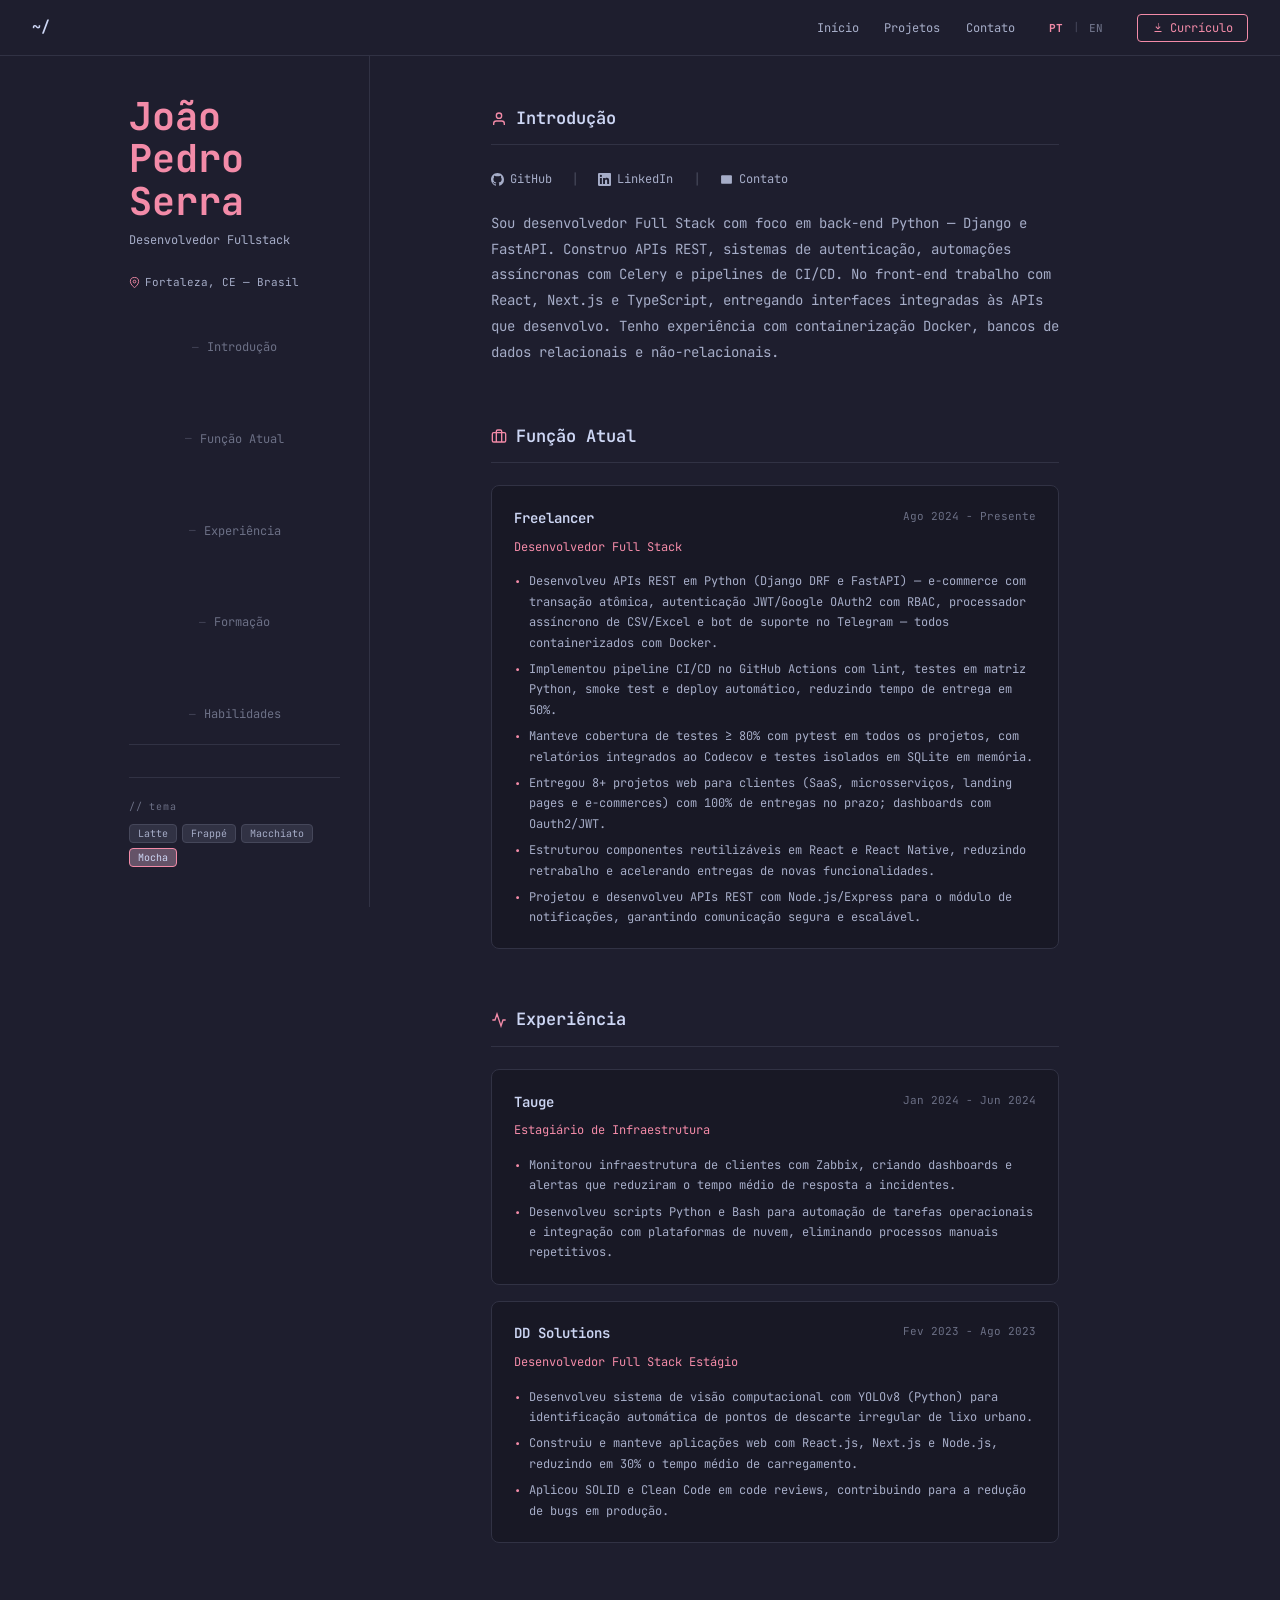
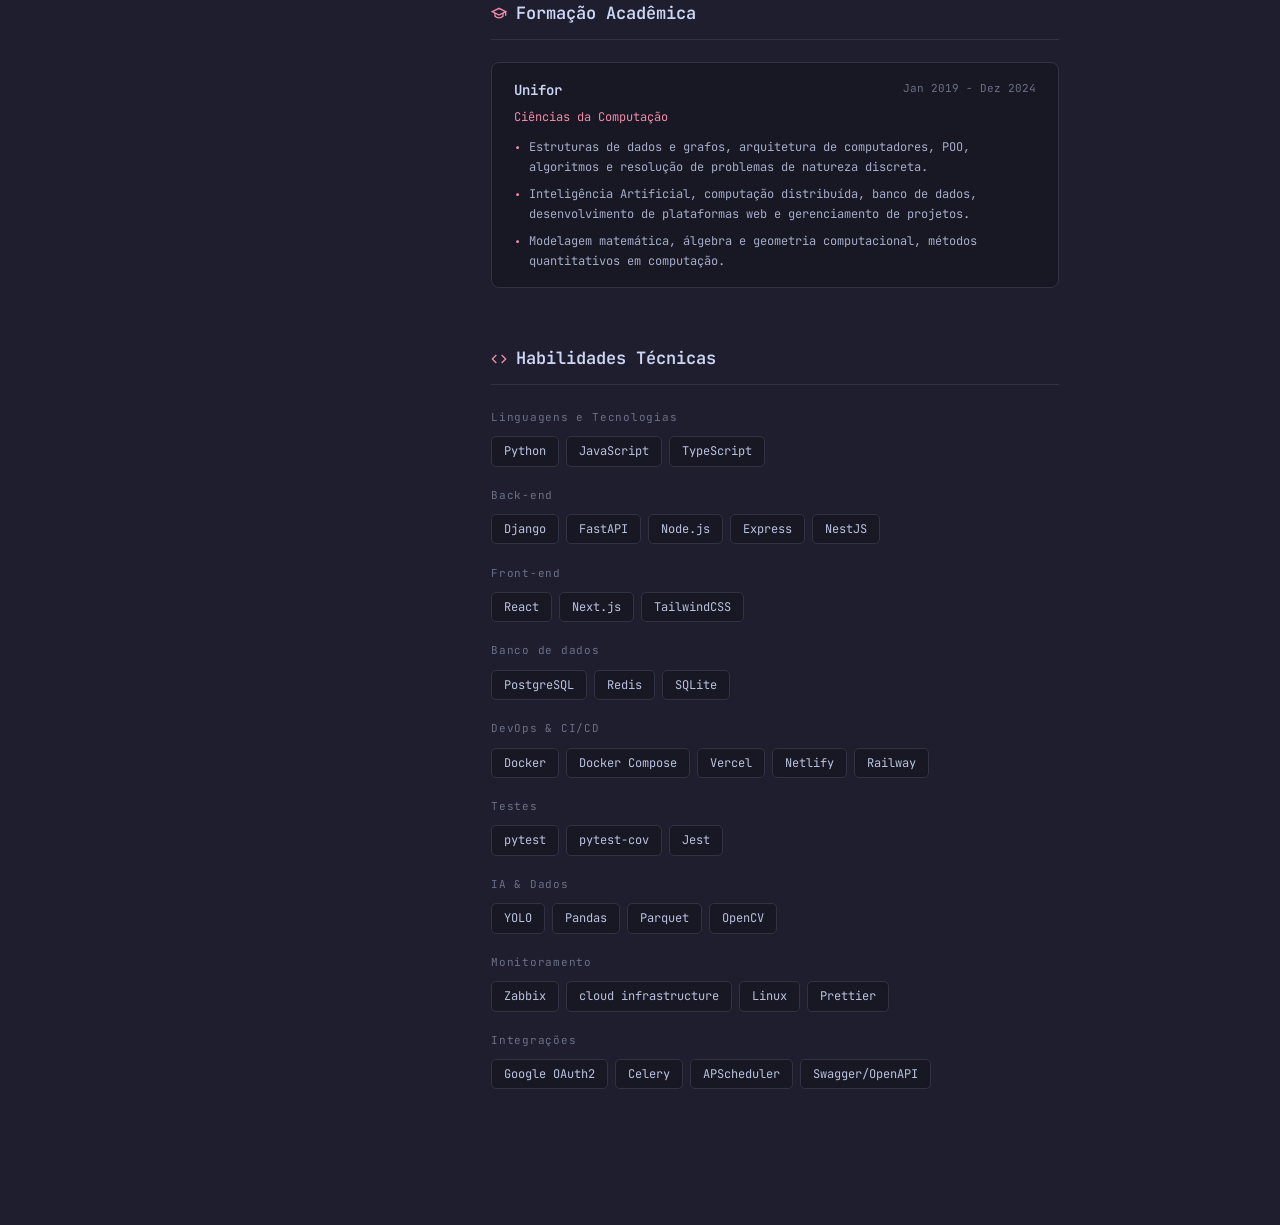
<file: about.html>
<!DOCTYPE html>
<html data-theme="mocha" lang="pt-BR">
<head>
  <meta charset="UTF-8">
  <meta name="viewport" content="width=device-width, initial-scale=1.0">
  <title>~/JoãoPedroSerra</title>

  <!-- Fonts -->
  <link rel="preconnect" href="https://fonts.googleapis.com">
  <link rel="preconnect" href="https://fonts.gstatic.com" crossorigin>
  <link href="https://fonts.googleapis.com/css2?family=JetBrains+Mono:ital,wght@0,300;0,400;0,500;0,600;0,700;1,400&display=swap" rel="stylesheet">

  <!-- Portfolio base styles -->
  <link rel="stylesheet" href="style.css">

  <style>
    /* ════════════════════════════════════════════
       ABOUT PAGE — layout & specific styles
    ════════════════════════════════════════════ */

    /* ── Layout ────────────────────────────── */
    .about-layout {
      display: grid;
      grid-template-columns: 270px 1fr;
      max-width: 1080px;
      margin: 0 auto;
      min-height: calc(100vh - 49px);
    }

    /* ── Sidebar ───────────────────────────── */
    .about-sidebar {
      position: sticky;
      top: 49px;
      height: calc(100vh - 49px);
      overflow-y: auto;
      border-right: 1px solid var(--surface0);
      padding: 2.5rem 1.8rem;
      display: flex;
      flex-direction: column;
      gap: .2rem;
      scrollbar-width: thin;
      scrollbar-color: var(--surface1) transparent;
      transition: border-color .3s;
    }
    .about-sidebar::-webkit-scrollbar { width: 4px; }
    .about-sidebar::-webkit-scrollbar-thumb { background: var(--surface1); border-radius: 4px; }

    .ab-name {
      font-size: clamp(1.6rem, 4vw, 2.4rem);
      font-weight: 700;
      color: var(--accent);
      line-height: 1.1;
      margin-bottom: .25rem;
    }
    .ab-title {
      font-size: 12px;
      color: var(--subtext0);
      margin-bottom: 1.2rem;
    }
    .ab-loc {
      font-size: 11px;
      color: var(--subtext0);
      display: flex;
      align-items: center;
      gap: 5px;
      margin-bottom: 1.4rem;
    }
    .ab-loc svg { width: 11px; height: 11px; fill: none; stroke: var(--accent); stroke-width: 2; flex-shrink: 0; }

    /* Nav language toggle (same as index.html) */
    .nav-lang {
      display: flex;
      align-items: center;
      gap: 2px;
    }
    .nav-lang-sep {
      color: var(--surface1);
      font-size: 11px;
      padding: 0 2px;
    }
    .nav-lang-btn {
      font-family: inherit;
      font-size: 11px;
      font-weight: 500;
      color: var(--overlay0);
      background: none;
      border: none;
      cursor: pointer;
      padding: 3px 5px;
      border-radius: 3px;
      transition: color .2s, background .2s;
      letter-spacing: .03em;
    }
    .nav-lang-btn:hover { color: var(--text); }
    .nav-lang-btn.on {
      color: var(--accent);
      font-weight: 700;
    }

    /* Sidebar navigation */
    .ab-nav {
      display: flex;
      flex-direction: column;
      gap: 2px;
      flex: 1;
    }
    .ab-nav-item {
      display: flex;
      align-items: center;
      gap: 8px;
      padding: 6px 10px;
      font-size: 12px;
      color: var(--overlay0);
      border-radius: 5px;
      transition: color .2s, background .2s;
      text-decoration: none;
      position: relative;
    }
    .ab-nav-item::before {
      content: '—';
      font-size: 11px;
      color: var(--surface1);
      transition: color .2s;
    }
    .ab-nav-item:hover { color: var(--subtext1); background: var(--surface0); }
    .ab-nav-item:hover::before { color: var(--accent); }

    /* Sidebar footer — mini theme switcher */
    .ab-sidebar-footer {
      margin-top: 1.8rem;
      padding-top: 1.2rem;
      border-top: 1px solid var(--surface0);
    }
    .ab-sidebar-footer-label {
      font-size: 10px;
      color: var(--overlay0);
      letter-spacing: .08em;
      margin-bottom: .6rem;
    }
    .ab-t-btns {
      display: flex;
      gap: 5px;
      flex-wrap: wrap;
    }
    .ab-t-btn {
      padding: 2px 8px;
      background: var(--surface0);
      border: 1px solid var(--surface1);
      color: var(--subtext0);
      font-size: 10px;
      border-radius: 4px;
      transition: all .2s;
      font-family: inherit;
      cursor: pointer;
    }
    .ab-t-btn:hover, .ab-t-btn.on {
      background: color-mix(in srgb, var(--accent) 18%, var(--surface1));
      color: var(--text);
      border-color: var(--accent);
    }

    /* ── Main content ──────────────────────── */
    .about-main {
      padding: 3rem 3.5rem 5rem;
      max-width: 680px;
      margin: 0 auto;
    }

    /* Section */
    .about-section {
      margin-bottom: 3.5rem;
      scroll-margin-top: 80px;
    }

    .ab-section-title {
      display: flex;
      align-items: center;
      gap: 9px;
      font-size: 17px;
      font-weight: 600;
      color: var(--text);
      margin-bottom: 1.4rem;
      padding-bottom: .7rem;
      border-bottom: 1px solid var(--surface0);
    }
    .ab-section-title svg {
      width: 16px;
      height: 16px;
      fill: none;
      stroke: var(--accent);
      stroke-width: 2;
      flex-shrink: 0;
    }

    /* ── Intro section ─────────────────────── */
    .ab-intro-links {
      display: flex;
      align-items: center;
      gap: 1.2rem;
      flex-wrap: wrap;
      margin-bottom: 1.2rem;
    }
    .ab-intro-link {
      display: inline-flex;
      align-items: center;
      gap: 6px;
      font-size: 12px;
      color: var(--subtext0);
      transition: color .2s;
    }
    .ab-intro-link:hover { color: var(--text); }
    .ab-intro-link svg { width: 13px; height: 13px; fill: currentColor; }

    .ab-schedule-btn {
      display: inline-flex;
      align-items: center;
      gap: 7px;
      font-size: 12px;
      color: var(--accent);
      margin-bottom: 1.4rem;
      border: 1px solid color-mix(in srgb, var(--accent) 35%, transparent);
      padding: 5px 13px;
      border-radius: 5px;
      transition: background .2s, border-color .2s;
      font-family: inherit;
      cursor: pointer;
      background: transparent;
      text-decoration: none;
    }
    .ab-schedule-btn:hover {
      background: color-mix(in srgb, var(--accent) 12%, transparent);
    }
    .ab-schedule-btn svg { width: 13px; height: 13px; fill: none; stroke: currentColor; stroke-width: 2; }

    .ab-intro-text {
      font-size: 14px;
      color: var(--subtext0);
      line-height: 1.85;
    }
    .ab-intro-text a { color: var(--accent); }
    .ab-intro-text a:hover { text-decoration: underline; }

    /* ── Experience / Role card ────────────── */
    .ab-role-card {
      background: var(--mantle);
      border: 1px solid var(--surface0);
      border-radius: 8px;
      padding: 1.3rem 1.4rem;
      margin-bottom: 1rem;
      transition: border-color .3s, background .3s;
    }
    .ab-role-header {
      display: flex;
      align-items: flex-start;
      justify-content: space-between;
      gap: 1rem;
      margin-bottom: .35rem;
      flex-wrap: wrap;
    }
    .ab-role-company {
      font-size: 14px;
      font-weight: 600;
      color: var(--text);
    }
    .ab-role-period {
      font-size: 11px;
      color: var(--overlay0);
      white-space: nowrap;
    }
    .ab-role-title {
      font-size: 12px;
      color: var(--accent);
      margin-bottom: .9rem;
    }
    .ab-role-bullets {
      list-style: none;
      display: flex;
      flex-direction: column;
      gap: 6px;
    }
    .ab-role-bullets li {
      display: flex;
      gap: 8px;
      font-size: 12px;
      color: var(--subtext0);
      line-height: 1.7;
    }
    .ab-role-bullets li::before {
      content: '•';
      color: var(--accent);
      flex-shrink: 0;
      margin-top: 1px;
    }

    /* ── Education cards ───────────────────── */
    .ab-edu-card {
      background: var(--mantle);
      border: 1px solid var(--surface0);
      border-radius: 8px;
      padding: 1rem 1.4rem;
      margin-bottom: .8rem;
      transition: border-color .3s, background .3s;
    }
    .ab-edu-header {
      display: flex;
      align-items: flex-start;
      justify-content: space-between;
      flex-wrap: wrap;
      gap: .5rem;
    }
    .ab-edu-inst {
      font-size: 14px;
      font-weight: 600;
      color: var(--text);
    }
    .ab-edu-period {
      font-size: 11px;
      color: var(--overlay0);
      white-space: nowrap;
    }
    .ab-edu-course {
      font-size: 12px;
      color: var(--accent);
      margin-top: .25rem;
    }

    /* ── Certifications ────────────────────── */
    .ab-cert-grid {
      display: flex;
      flex-wrap: wrap;
      gap: 8px;
    }
    .ab-cert-pill {
      padding: 5px 13px;
      border: 1px solid var(--surface1);
      border-radius: 20px;
      font-size: 11px;
      color: var(--subtext1);
      background: var(--mantle);
      transition: border-color .2s, color .2s;
    }
    .ab-cert-pill:hover { border-color: var(--accent); color: var(--text); }

    /* ── Expertise ─────────────────────────── */
    .ab-exp-group {
      margin-bottom: 1.2rem;
    }
    .ab-exp-group-label {
      font-size: 11px;
      color: var(--overlay0);
      letter-spacing: .07em;
      margin-bottom: .6rem;
    }
    .ab-exp-pills {
      display: flex;
      flex-wrap: wrap;
      gap: 7px;
    }
    .ab-exp-pill {
      padding: 4px 12px;
      border: 1px solid var(--surface0);
      border-radius: 5px;
      font-size: 12px;
      color: var(--subtext1);
      background: var(--mantle);
      transition: border-color .2s, color .2s;
    }
    .ab-exp-pill:hover { border-color: var(--accent); color: var(--text); }

    /* ── Language visibility ───────────────── */
    .lang-en { display: none; }
    .lang-pt { display: inline; }
    .lang-en.block-el { display: none; }
    .lang-pt.block-el { display: block; }

    html[lang="en"] .lang-en        { display: inline; }
    html[lang="en"] .lang-pt        { display: none; }
    html[lang="en"] .lang-en.block-el { display: block; }
    html[lang="en"] .lang-pt.block-el { display: none; }

    /* ── Responsive ────────────────────────── */
    @media (max-width: 820px) {
      .about-layout {
        grid-template-columns: 1fr;
      }
      .about-sidebar {
        position: static;
        height: auto;
        border-right: none;
        border-bottom: 1px solid var(--surface0);
        padding: 1.5rem 1.5rem 1rem;
      }
      .ab-nav { flex-direction: row; flex-wrap: wrap; gap: 4px; }
      .ab-nav-item { font-size: 11px; }
      .about-main { padding: 2rem 1.5rem 4rem; }
    }
    @media (max-width: 480px) {
      .about-main { padding: 1.5rem 1.2rem 3rem; }
    }
  </style>
</head>
<body>

<!-- ═══ Background effect layer ═══ -->
<div id="bg-about"></div>

<div class="page">

  <!-- ══════════════════════════════════
       NAVIGATION
  ══════════════════════════════════ -->
  <nav>
    <a href="index.html" class="nav-logo">~/</a>
    <div class="nav-right">
      <ul class="nav-links">
        <li><a href="index.html#about">
          <span class="lang-pt">Início</span>
          <span class="lang-en">Home</span>
        </a></li>
        <li><a href="index.html#projects"><span class="lang-pt">Projetos</span><span class="lang-en">Projects</span></a></li>
        <li><a href="index.html#contact"><span class="lang-pt">Contato</span><span class="lang-en">Contact</span></a></li>
      </ul>
      <div class="nav-lang">
        <button class="nav-lang-btn" data-lang="pt">PT</button>
        <span class="nav-lang-sep">|</span>
        <button class="nav-lang-btn" data-lang="en">EN</button>
      </div>
      <button class="nav-resume" id="aboutResumeBtn">
        <svg viewBox="0 0 24 24"><path d="M5 20h14v-2H5v2zm7-18v10.17l-3.59-3.58L7 10l5 5 5-5-1.41-1.41L13 12.17V2h-2z"/></svg>
        <span class="lang-pt">Currículo</span><span class="lang-en">Resume</span>
      </button>
    </div>
  </nav>

  <!-- ══════════════════════════════════
       ABOUT LAYOUT
  ══════════════════════════════════ -->
  <div class="about-layout">

    <!-- ── Sidebar ── -->
    <aside class="about-sidebar">
      <div class="ab-name" id="ab-name-display"></div>
      <div class="ab-title" id="ab-title-display"></div>

      <div class="ab-loc">
        <svg viewBox="0 0 24 24"><path d="M21 10c0 7-9 13-9 13s-9-6-9-13a9 9 0 0 1 18 0z"/><circle cx="12" cy="10" r="3"/></svg>
        <span class="ab-loc-city">Fortaleza, CE — Brasil</span>
      </div>

      <!-- Section nav (scrollspy) -->
      <nav class="ab-nav">
        <a class="ab-nav-item active" href="#ab-intro" data-section="ab-intro">
          <span class="lang-pt">Introdução</span>
          <span class="lang-en">Introduction</span>
        </a>
        <a class="ab-nav-item" href="#ab-role" data-section="ab-role">
          <span class="lang-pt">Função Atual</span>
          <span class="lang-en">Current Role</span>
        </a>
        <a class="ab-nav-item" href="#ab-experience" data-section="ab-experience">
          <span class="lang-pt">Experiência</span>
          <span class="lang-en">Experience</span>
        </a>
        <a class="ab-nav-item" href="#ab-education" data-section="ab-education">
          <span class="lang-pt">Formação</span>
          <span class="lang-en">Education</span>
        </a>
        <a class="ab-nav-item" href="#ab-skills" data-section="ab-skills">
          <span class="lang-pt">Habilidades</span>
          <span class="lang-en">Tech Skills</span>
        </a>
      </nav>

      <!-- Mini theme switcher -->
      <div class="ab-sidebar-footer">
        <div class="ab-sidebar-footer-label"><span class="lang-pt">// tema</span><span class="lang-en">// theme</span></div>
        <div class="ab-t-btns" id="abTBtns"></div>
      </div>
    </aside>

    <!-- ── Main content ── -->
    <main class="about-main">

      <!-- ── Introduction ── -->
      <section class="about-section" id="ab-intro">
        <h2 class="ab-section-title">
          <svg viewBox="0 0 24 24"><path d="M20 21v-2a4 4 0 0 0-4-4H8a4 4 0 0 0-4 4v2"/><circle cx="12" cy="7" r="4"/></svg>
          <span class="lang-pt">Introdução</span>
          <span class="lang-en">Introduction</span>
        </h2>

        <!-- Links row -->
        <div class="ab-intro-links" id="ab-intro-links"></div>

        <!-- Bio -->
        <p class="ab-intro-text lang-pt block-el" id="ab-intro-text-pt"></p>
        <p class="ab-intro-text lang-en block-el" id="ab-intro-text-en"></p>
      </section>

      <!-- ── Current Role ── -->
      <section class="about-section" id="ab-role">
        <h2 class="ab-section-title">
          <svg viewBox="0 0 24 24"><rect x="2" y="7" width="20" height="14" rx="2" ry="2"/><path d="M16 21V5a2 2 0 0 0-2-2h-4a2 2 0 0 0-2 2v16"/></svg>
          <span class="lang-pt">Função Atual</span>
          <span class="lang-en">Current Role</span>
        </h2>
        <div id="ab-role-content"></div>
      </section>

      <!-- ── Experience ── -->
      <section class="about-section" id="ab-experience">
        <h2 class="ab-section-title">
          <svg viewBox="0 0 24 24"><polyline points="22 12 18 12 15 21 9 3 6 12 2 12"/></svg>
          <span class="lang-pt">Experiência</span>
          <span class="lang-en">Experience</span>
        </h2>
        <div id="ab-experience-content"></div>
      </section>

      <!-- ── Education ── -->
      <section class="about-section" id="ab-education">
        <h2 class="ab-section-title">
          <svg viewBox="0 0 24 24"><path d="M22 10v6M2 10l10-5 10 5-10 5z"/><path d="M6 12v5c3 3 9 3 12 0v-5"/></svg>
          <span class="lang-pt">Formação Acadêmica</span>
          <span class="lang-en">Academic Background</span>
        </h2>
        <div id="ab-edu-content"></div>
      </section>

      <!-- ── Tech Skills ── -->
      <section class="about-section" id="ab-skills">
        <h2 class="ab-section-title">
          <svg viewBox="0 0 24 24"><polyline points="16 18 22 12 16 6"/><polyline points="8 6 2 12 8 18"/></svg>
          <span class="lang-pt">Habilidades Técnicas</span>
          <span class="lang-en">Tech Skills</span>
        </h2>
        <div id="ab-skills-content"></div>
      </section>

    </main>
  </div><!-- .about-layout -->

</div><!-- .page -->

<script src="js/config.js"></script>
<script src="js/about.js"></script>
</body>
</html>
</file>
<file: style.css>
/* ════════════════════════════════════════════
   CATPPUCCIN THEME VARIABLES
════════════════════════════════════════════ */
[data-theme="mocha"]{
  --base:#1e1e2e;--mantle:#181825;--crust:#11111b;
  --surface0:#313244;--surface1:#45475a;--surface2:#585b70;
  --overlay0:#6c7086;--overlay1:#7f849c;
  --text:#cdd6f4;--subtext0:#a6adc8;--subtext1:#bac2de;
  --accent:#f38ba8;--yellow:#f9e2af;--rosewater:#f5e0dc;
  --flamingo:#f2cdcd;--pink:#f5c2e7;--mauve:#cba6f7;
  --red:#f38ba8;--maroon:#eba0ac;--peach:#fab387;
  --green:#a6e3a1;--teal:#94e2d5;--sky:#89dceb;
  --sapphire:#74c7ec;--blue:#89b4fa;--lavender:#b4befe;
}
[data-theme="macchiato"]{
  --base:#24273a;--mantle:#1e2030;--crust:#181926;
  --surface0:#363a4f;--surface1:#494d64;--surface2:#5b6078;
  --overlay0:#6e738d;--overlay1:#8087a2;
  --text:#cad3f5;--subtext0:#a5adcb;--subtext1:#b8c0e0;
  --accent:#ed8796;--yellow:#eed49f;--rosewater:#f4dbd6;
  --flamingo:#f0c6c6;--pink:#f5bde6;--mauve:#c6a0f6;
  --red:#ed8796;--maroon:#ee99a0;--peach:#f5a97f;
  --green:#a6da95;--teal:#8bd5ca;--sky:#91d7e3;
  --sapphire:#7dc4e4;--blue:#8aadf4;--lavender:#b7bdf8;
}
[data-theme="frappe"]{
  --base:#303446;--mantle:#292c3c;--crust:#232634;
  --surface0:#414559;--surface1:#51576d;--surface2:#626880;
  --overlay0:#737994;--overlay1:#838ba7;
  --text:#c6d0f5;--subtext0:#a5adce;--subtext1:#b5bfe2;
  --accent:#e78284;--yellow:#e5c890;--rosewater:#f2d5cf;
  --flamingo:#eebebe;--pink:#f4b8e4;--mauve:#ca9ee6;
  --red:#e78284;--maroon:#ea999c;--peach:#ef9f76;
  --green:#a6d189;--teal:#81c8be;--sky:#99d1db;
  --sapphire:#85c1dc;--blue:#8caaee;--lavender:#babbf1;
}
[data-theme="latte"]{
  --base:#eff1f5;--mantle:#e6e9ef;--crust:#dce0e8;
  --surface0:#ccd0da;--surface1:#bcc0cc;--surface2:#acb0be;
  --overlay0:#9ca0b0;--overlay1:#8c8fa1;
  --text:#4c4f69;--subtext0:#6c6f85;--subtext1:#5c5f77;
  --accent:#d20f39;--yellow:#df8e1d;--rosewater:#dc8a78;
  --flamingo:#dd7878;--pink:#ea76cb;--mauve:#8839ef;
  --red:#d20f39;--maroon:#e64553;--peach:#fe640b;
  --green:#40a02b;--teal:#179299;--sky:#04a5e5;
  --sapphire:#209fb5;--blue:#1e66f5;--lavender:#7287fd;
}

/* ════════════════════════════════════════════
   RESET & BASE
════════════════════════════════════════════ */
*,*::before,*::after { box-sizing:border-box; margin:0; padding:0; }
html { scroll-behavior:smooth; }
body {
  background:var(--base);
  color:var(--text);
  font-family:'JetBrains Mono',monospace;
  font-size:14px;
  line-height:1.7;
  transition:background .3s,color .3s;
  min-height:100vh;
}
::selection { background:color-mix(in srgb,var(--accent) 35%,transparent); color:var(--text); }
a { color:inherit; text-decoration:none; }
button { font-family:inherit; cursor:pointer; border:none; background:none; }
img { display:block; max-width:100%; }

/* Background squares layer */
#bg { position:fixed; inset:0; z-index:0; pointer-events:none; overflow:hidden; }
.bsq {
  position:absolute; border-radius:6px; pointer-events:none;
  animation:sqfade 6s ease forwards;
}
@keyframes sqfade {
  0%   { opacity:1; transform:scale(1) translateY(0); }
  30%  { opacity:.65; }
  100% { opacity:0; transform:scale(1.06) translateY(-18px); }
}

.page { position:relative; z-index:1; }

/* ════════════════════════════════════════════
   NAVIGATION
════════════════════════════════════════════ */
nav {
  position:sticky; top:0; z-index:100;
  background:var(--base); border-bottom:1px solid var(--surface0);
  padding:.85rem 2rem;
  display:flex; align-items:center; justify-content:space-between;
  transition:background .3s;
}
.nav-logo { font-size:15px; font-weight:600; color:var(--text); }
.nav-right { display:flex; align-items:center; gap:1.8rem; }
.nav-links { list-style:none; display:flex; align-items:center; gap:1.6rem; }
.nav-links a { font-size:12px; color:var(--subtext0); transition:color .2s; }
.nav-links a:hover { color:var(--text); }
.nav-resume {
  font-size:12px; color:var(--accent);
  border:1px solid var(--accent); padding:5px 14px; border-radius:4px;
  transition:background .2s;
  display:inline-flex; align-items:center; gap:6px;
}
.nav-resume:hover { background:color-mix(in srgb,var(--accent) 12%,transparent); }
.nav-resume svg { width:12px; height:12px; fill:currentColor; }

/* ════════════════════════════════════════════
   LAYOUT WRAPPERS
════════════════════════════════════════════ */
.wrap,.wrap-lg { max-width:900px; margin:0 auto; padding:0 2rem; }

/* ════════════════════════════════════════════
   HERO / ABOUT
════════════════════════════════════════════ */
.hero { max-width:900px; margin:0 auto; padding:5rem 2rem 1.5rem; }
.hero-greeting { font-size:13px; color:var(--subtext0); margin-bottom:.2rem; }
.hero-name {
  font-size:clamp(2rem,6vw,3.8rem);
  font-weight:700; line-height:1.05;
  color:var(--text); margin-bottom:1.4rem;
}
.hero-name .hl { color:var(--accent); }
.hero-bio { max-width:600px; font-size:14px; color:var(--subtext0); line-height:1.85; margin-bottom:1.4rem; }
.hero-bio a { color:var(--accent); border-bottom:1px solid transparent; }
.hero-bio a:hover { border-bottom-color:var(--accent); }
.hero-links { display:flex; align-items:center; gap:1.4rem; flex-wrap:wrap; font-size:13px; margin-bottom:2.5rem; }
.hero-link { display:inline-flex; align-items:center; gap:6px; color:var(--subtext0); transition:color .2s; }
.hero-link:hover { color:var(--text); }
.hero-link svg { width:14px; height:14px; fill:currentColor; }
.hero-sep { color:var(--surface1); }

/* ════════════════════════════════════════════
   SKILLS
════════════════════════════════════════════ */
.skills-wrap { max-width:900px; margin:0 auto; padding:0 2rem 3rem; }
.skills-label { font-size:11px; color:var(--subtext0); letter-spacing:.08em; margin-bottom:.8rem; }
.skills-grid { display:flex; flex-wrap:wrap; gap:8px; }
.skill-pill {
  display:inline-flex; align-items:center; gap:7px;
  padding:5px 11px;
  background:var(--mantle); border:1px solid var(--surface0); border-radius:5px;
  font-size:12px; color:var(--subtext1);
  transition:border-color .2s,color .2s;
}
.skill-pill:hover { border-color:var(--accent); color:var(--text); }
.skill-pill img { width:16px; height:16px; object-fit:contain; }

/* ════════════════════════════════════════════
   SECTION HEADERS
════════════════════════════════════════════ */
.feat-hdr { display:flex; align-items:center; justify-content:space-between; margin-bottom:1.5rem; }
.feat-hdr-title { display:flex; align-items:center; gap:8px; font-size:16px; font-weight:600; color:var(--text); }
.feat-hdr-title svg { width:17px; height:17px; fill:none; stroke:var(--text); stroke-width:1.7; }
.feat-hdr-link { font-size:12px; color:var(--accent); display:inline-flex; align-items:center; gap:3px; transition:letter-spacing .2s; }
.feat-hdr-link:hover { letter-spacing:.04em; }

/* ════════════════════════════════════════════
   PROJECT CARDS
════════════════════════════════════════════ */
.proj-card {
  background:var(--mantle); border:1px solid var(--surface0); border-radius:8px;
  overflow:hidden; cursor:pointer; height:100%;
  display:flex; flex-direction:column;
  transition:border-color .2s,transform .2s,box-shadow .2s;
}
.proj-card:hover {
  border-color:var(--surface1);
  transform:translateY(-3px);
  box-shadow:0 8px 28px color-mix(in srgb,var(--crust) 60%,transparent);
}
.pcard-top { background:var(--crust); border-radius:6px; overflow:hidden; border:1px solid color-mix(in srgb,var(--accent) 22%,var(--surface0)); }
.pcard-terminal-wrap {
  padding:.65rem;
  background:color-mix(in srgb,var(--accent) 9%,var(--mantle));
  border-bottom:1px solid color-mix(in srgb,var(--accent) 22%,var(--surface0));
}
.pcard-bar {
  display:flex; align-items:center; padding:6px 10px; gap:7px;
  background:var(--crust); border-bottom:1px solid var(--surface0);
}
.pdots { display:flex; gap:5px; }
.pd { width:10px; height:10px; border-radius:50%; }
.pd-r { background:#f38ba8; } .pd-y { background:#f9e2af; } .pd-g { background:#a6e3a1; }
.pcard-repo { flex:1; text-align:center; font-size:11px; color:var(--overlay0); }
.pcard-body {
  padding:.75rem 1rem; height:110px; background:var(--crust);
  display:flex; flex-direction:column; gap:7px; overflow:hidden;
}
.pcard-reponame { font-size:13px; color:var(--subtext0); }
.pcard-reponame .acc { color:var(--accent); }
.pcard-termdesc { font-size:13px; color:var(--text); line-height:1.6; flex:1; display:-webkit-box; -webkit-line-clamp:3; -webkit-box-orient:vertical; overflow:hidden; }
.pcard-footer { display:flex; align-items:center; justify-content:space-between; margin-top:auto; padding-top:8px; }
.pcard-avs { display:flex; }
.pcard-av {
  width:24px; height:24px; border-radius:50%; border:2px solid var(--crust);
  object-fit:cover; margin-right:-6px; display:block; background:var(--surface0);
}
.pcard-av-fallback {
  width:24px; height:24px; border-radius:50%; border:2px solid var(--crust);
  display:inline-flex; align-items:center; justify-content:center;
  font-size:9px; font-weight:600; margin-right:-6px;
  background:#f38ba822; color:#f38ba8;
}
.pcard-contrib { font-size:11px; color:var(--overlay1); }
.pcard-img-terminal { width:100%; height:150px; object-fit:cover; display:block; border-top:1px solid var(--surface0); }
.pcard-info { padding:1rem 1.2rem; flex:1; display:flex; flex-direction:column; }
.pcard-title { font-size:15px; font-weight:600; color:var(--text); margin-bottom:.4rem; }
.pcard-desc {
  font-size:12px; color:var(--subtext0); line-height:1.65; margin-bottom:.8rem;
  display:-webkit-box; -webkit-line-clamp:2; -webkit-box-orient:vertical; overflow:hidden;
}
.pcard-tags { display:flex; flex-wrap:wrap; align-items:center; gap:5px; font-size:11px; color:var(--subtext0); margin-bottom:.8rem; }
.pcard-tag { padding:2px 8px; border-radius:4px; font-size:11px; font-weight:500; }
.pcard-tag-ico { width:13px; height:13px; color:var(--overlay0); flex-shrink:0; margin-right:2px; }
.pcard-links { display:flex; gap:10px; padding-top:.7rem; border-top:1px solid var(--surface0); margin-top:auto; }
.pcard-link {
  display:inline-flex; align-items:center; gap:5px;
  font-size:11px; color:var(--subtext0); transition:color .2s;
  position:relative; z-index:2;
}
.pcard-link:hover { color:var(--text); }
.pcard-link svg { width:13px; height:13px; fill:currentColor; display:block; }
.feat-grid { display:grid; grid-template-columns:1fr 1fr; gap:1.5rem; grid-auto-rows:365px; }
.all-grid { display:grid; grid-template-columns:repeat(auto-fill,minmax(290px,1fr)); gap:1.2rem; grid-auto-rows:365px; }

/* ════════════════════════════════════════════
   BENTO GRID
   — align-items:stretch forces equal-height cards
════════════════════════════════════════════ */
.bento {
  display:grid;
  grid-template-columns:repeat(4,1fr);
  gap:1rem;
  align-items:stretch;       /* ← equal height across entire row */
}
.bc {
  background:var(--mantle); border:1px solid var(--surface0); border-radius:8px;
  padding:1.15rem;
  transition:background .3s,border-color .3s;
  /* flex column so children can distribute vertically */
  display:flex; flex-direction:column;
}
.bc-title {
  display:flex; align-items:center; gap:6px;
  font-size:11px; color:var(--subtext0);
  margin-bottom:1rem; flex-shrink:0;
}
.bc-title svg { width:12px; height:12px; }

/* ════════════════════════════════════════════
   BENTO: THEME SWITCHER
════════════════════════════════════════════ */
.t-btns { display:flex; gap:6px; flex-wrap:wrap; margin-bottom:.9rem; flex-shrink:0; }
.t-btn {
  padding:3px 9px; background:var(--surface0); border:1px solid var(--surface1);
  color:var(--subtext0); font-size:11px; border-radius:4px;
  transition:all .2s; font-family:inherit;
}
.t-btn:hover,.t-btn.on { background:var(--surface1); color:var(--text); border-color:var(--accent); }

/* Color swatches — now squares, responsive grid */
.t-colors {
  display:grid;
  grid-template-columns:repeat(7,1fr);
  gap:5px;
  flex:1;
  align-content:start;
  margin-bottom:.9rem;
}
.t-c {
  width:100%;
  aspect-ratio:1/1;
  border-radius:5px;                /* ← squares, not circles */
  cursor:pointer;
  border:2px solid transparent;
  transition:transform .15s,border-color .15s,box-shadow .15s;
}
.t-c:hover { transform:scale(1.18); border-color:var(--surface2); }
.t-c.accent-active { border-color:var(--text) !important; transform:scale(1.1); box-shadow:0 0 0 1px var(--text); }

.bg-eff-row { display:flex; align-items:center; gap:8px; font-size:11px; color:var(--subtext0); flex-shrink:0; }
.tog {
  width:30px; height:16px; background:var(--surface1); border-radius:8px;
  position:relative; cursor:pointer; transition:background .2s; flex-shrink:0;
}
.tog.on { background:var(--accent); }
.tog::after {
  content:''; width:12px; height:12px; background:white; border-radius:50%;
  position:absolute; top:2px; left:2px; transition:transform .2s;
}
.tog.on::after { transform:translateX(14px); }

/* ════════════════════════════════════════════
   BENTO: LET'S CONNECT
════════════════════════════════════════════ */
.conn-desc { font-size:12px; color:var(--subtext0); line-height:1.7; flex:1; }
.conn-btn {
  display:inline-flex; align-items:center; gap:7px;
  padding:7px 13px;
  background:var(--surface0); border:1px solid var(--surface1); border-radius:5px;
  color:var(--text); font-size:12px;
  transition:background .2s,border-color .2s;
  font-family:inherit; text-decoration:none;
  margin-top:auto;                  /* ← push button to bottom of card */
  flex-shrink:0;
}
.conn-btn:hover { background:var(--surface1); border-color:var(--accent); }
.conn-btn svg { width:13px; height:13px; fill:currentColor; }

/* ════════════════════════════════════════════
   BENTO: MAP / LOCATION
════════════════════════════════════════════ */
.map-link {
  display:block; border-radius:6px; overflow:hidden;
  position:relative;
  flex:1;                           /* ← fills remaining card height */
  min-height:100px;
  margin-bottom:.8rem;
  border:1px solid var(--surface0);
  text-decoration:none;
  transition:border-color .2s;
}
.map-link:hover { border-color:var(--accent); }

#fortalezaMap {
  width:100%; height:100%; min-height:100px;
  pointer-events:none;
  filter:invert(1) hue-rotate(195deg) saturate(0.65) brightness(0.78);
}

/* CSS location pin — sits above the filtered map layer */
.map-pin {
  position:absolute;
  top:50%; left:50%;
  margin-top:-22px;                 /* shift up so tip lands at center */
  margin-left:-9px;
  width:18px; height:26px;
  z-index:1000; pointer-events:none;
}
.map-pin::before {
  content:'';
  position:absolute;
  width:18px; height:18px;
  background:var(--accent);
  border-radius:50% 50% 50% 0;
  transform:rotate(-45deg);
  top:0; left:0;
  box-shadow:0 2px 10px rgba(0,0,0,.55);
}
.map-pin::after {
  content:'';
  position:absolute;
  width:7px; height:7px;
  background:color-mix(in srgb,var(--crust) 80%,transparent);
  border-radius:50%;
  top:5px; left:5.5px;
  z-index:1;
}

.map-city-overlay {
  position:absolute; bottom:8px; left:10px;
  font-size:11px; font-weight:700;
  color:rgba(255,255,255,.55);
  letter-spacing:.12em; text-transform:uppercase;
  pointer-events:none;
}

.loc-foot { display:flex; flex-direction:column; gap:3px; flex-shrink:0; }
.loc-city-sm { font-size:12px; font-weight:600; color:var(--text); }
.loc-time-sm { font-size:12px; color:var(--accent); font-weight:500; }

/* ════════════════════════════════════════════
   BENTO: CLICK TRACKER
════════════════════════════════════════════ */
.click-card { text-align:center; justify-content:center; gap:.3rem; }
.click-num { font-size:2.4rem; font-weight:700; color:var(--text); line-height:1; margin:.4rem 0 .3rem; }
.click-sub { font-size:11px; color:var(--subtext0); margin-bottom:.9rem; }
.click-btn {
  width:100%; padding:8px;
  background:var(--accent); color:var(--base);
  border-radius:5px; font-size:12px; font-weight:700;
  font-family:inherit; cursor:pointer;
  transition:opacity .2s;
}
.click-btn:hover { opacity:.88; }
.click-note { font-size:10px; color:var(--overlay0); margin-top:.6rem; line-height:1.5; }

/* ════════════════════════════════════════════
   BENTO: RECENT COMMITS
════════════════════════════════════════════ */
.bc-commits { grid-column:1 / -1; }
.cm-list { display:flex; flex-direction:column; gap:4px; }
.cm-item {
  display:flex; align-items:center; gap:8px;
  padding:6px 8px; border-radius:4px;
  background:var(--crust); font-size:12px; color:var(--subtext0);
  transition:background .2s,color .2s; text-decoration:none;
}
.cm-item:hover { background:var(--surface0); color:var(--text); }
.cm-repo { color:var(--accent); flex-shrink:0; min-width:90px; font-size:11px; }
.cm-msg { flex:1; white-space:nowrap; overflow:hidden; text-overflow:ellipsis; }
.cm-arrow { flex-shrink:0; color:var(--overlay0); font-size:11px; }
.cm-foot { display:flex; align-items:center; justify-content:space-between; margin-top:.8rem; }
.cm-gh { font-size:11px; color:var(--accent); }
.cm-gh:hover { text-decoration:underline; }
.cm-bar { display:flex; gap:2px; height:7px; }
.cm-seg { border-radius:2px; height:100%; }
.cm-info-btn {
  margin-left:auto; font-size:10px; padding:1px 7px;
  background:var(--surface0); border-radius:3px; cursor:pointer;
  transition:background .2s,color .2s; user-select:none;
}
.cm-info-btn:hover { background:var(--surface1); color:var(--text); }
.cm-info-panel {
  margin-top:8px; background:var(--crust);
  border:1px solid var(--surface1); border-radius:6px;
  padding:10px 13px; font-size:11px; color:var(--subtext0);
  line-height:1.8; animation:panelIn .15s ease;
}
@keyframes panelIn {
  from { opacity:0; transform:translateY(-4px); }
  to   { opacity:1; transform:none; }
}
.cm-info-panel strong { color:var(--accent); }

/* ════════════════════════════════════════════
   LANGUAGE VISIBILITY (syncs index ↔ about)
════════════════════════════════════════════ */
.lang-en { display:none; }
.lang-pt { display:inline; }
.lang-en.block-el { display:none; }
.lang-pt.block-el { display:block; }

html[lang="en"] .lang-en          { display:inline; }
html[lang="en"] .lang-pt          { display:none; }
html[lang="en"] .lang-en.block-el { display:block; }
html[lang="en"] .lang-pt.block-el { display:none; }

/* ════════════════════════════════════════════
   FOOTER
════════════════════════════════════════════ */
footer {
  max-width:900px; margin:0 auto;
  padding:2rem 2rem 3rem; border-top:1px solid var(--surface0);
  display:flex; align-items:center; justify-content:space-between;
  font-size:12px; color:var(--overlay0);
  flex-wrap:wrap; gap:.5rem;
}
footer a { color:var(--accent); }
footer a:hover { text-decoration:underline; }
</file>
